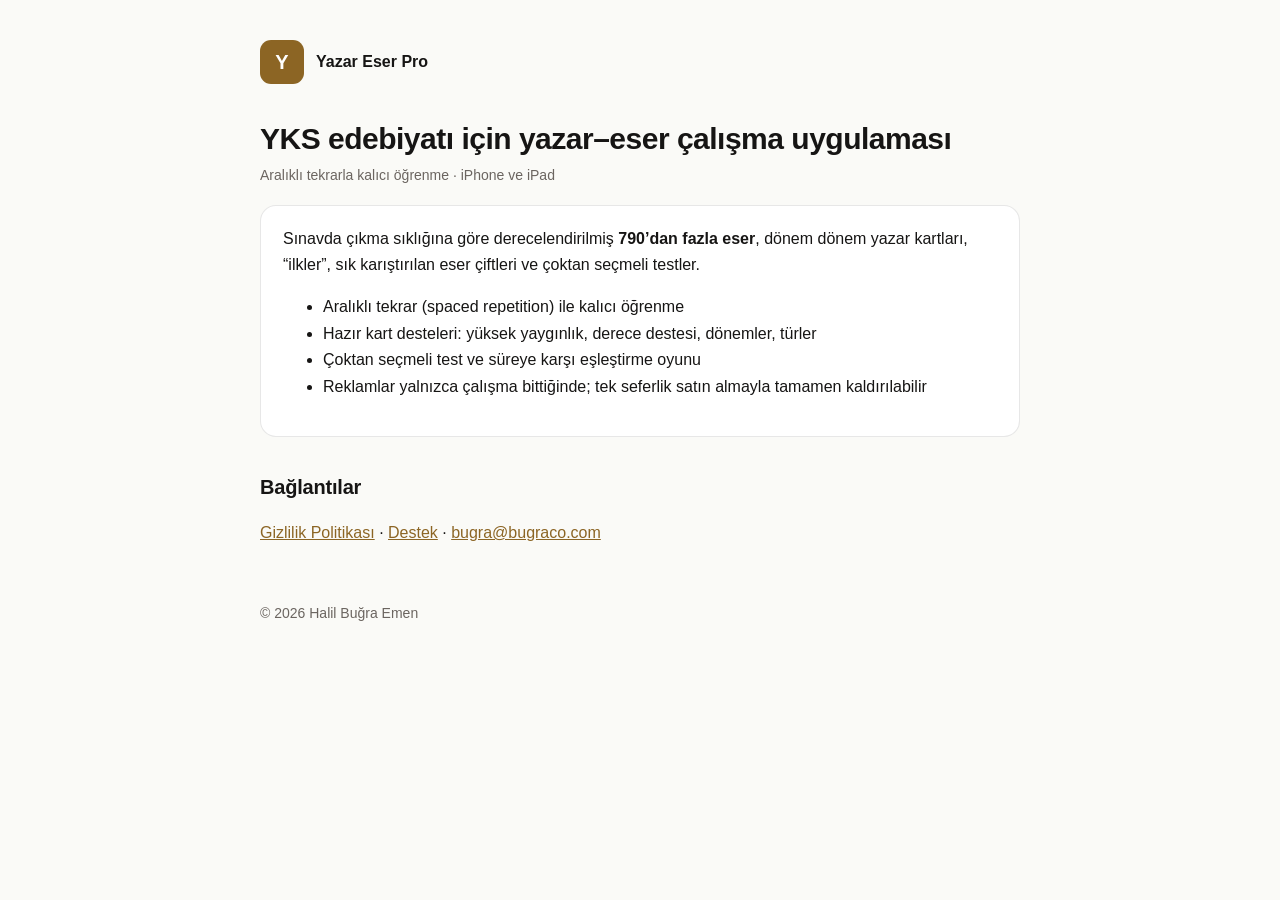
<file: index.html>
<!doctype html>
<html lang="tr">
<head>
<meta charset="utf-8">
<meta name="viewport" content="width=device-width, initial-scale=1">
<title>Yazar Eser Pro</title>
<link rel="stylesheet" href="stil.css">
</head>
<body>
<div class="sar">
<header>
  <span class="logo"><span class="rozet">Y</span><strong>Yazar Eser Pro</strong></span>
</header>

<h1>YKS edebiyatı için yazar–eser çalışma uygulaması</h1>
<p class="ust">Aralıklı tekrarla kalıcı öğrenme · iPhone ve iPad</p>

<div class="kart">
  <p style="margin-top:0">Sınavda çıkma sıklığına göre derecelendirilmiş <strong>790’dan fazla eser</strong>, dönem dönem yazar kartları, “ilkler”, sık karıştırılan eser çiftleri ve çoktan seçmeli testler.</p>
  <ul>
    <li>Aralıklı tekrar (spaced repetition) ile kalıcı öğrenme</li>
    <li>Hazır kart desteleri: yüksek yaygınlık, derece destesi, dönemler, türler</li>
    <li>Çoktan seçmeli test ve süreye karşı eşleştirme oyunu</li>
    <li>Reklamlar yalnızca çalışma bittiğinde; tek seferlik satın almayla tamamen kaldırılabilir</li>
  </ul>
</div>

<h2>Bağlantılar</h2>
<p><a href="gizlilik.html">Gizlilik Politikası</a> · <a href="destek.html">Destek</a> · <a href="mailto:bugra@bugraco.com">bugra@bugraco.com</a></p>

<footer>© 2026 Halil Buğra Emen</footer>
</div>
</body>
</html>
</file>
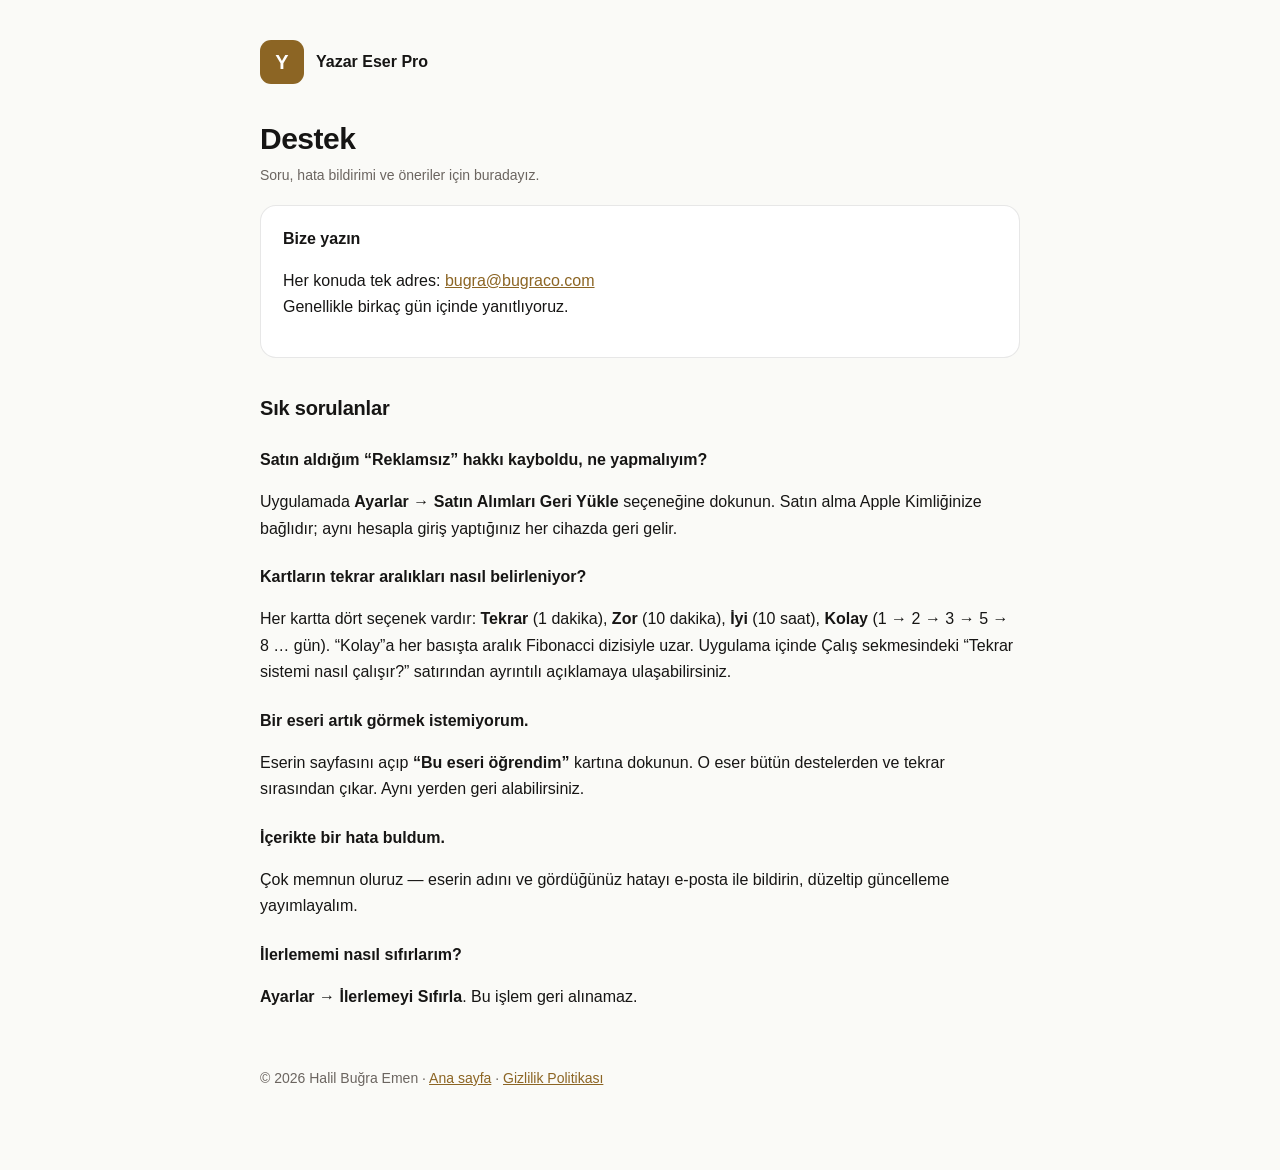
<file: destek.html>
<!doctype html>
<html lang="tr">
<head>
<meta charset="utf-8">
<meta name="viewport" content="width=device-width, initial-scale=1">
<title>Destek — Yazar Eser Pro</title>
<link rel="stylesheet" href="stil.css">
</head>
<body>
<div class="sar">
<header>
  <a class="logo" href="index.html"><span class="rozet">Y</span><strong>Yazar Eser Pro</strong></a>
</header>

<h1>Destek</h1>
<p class="ust">Soru, hata bildirimi ve öneriler için buradayız.</p>

<div class="kart">
  <h3 style="margin-top:0">Bize yazın</h3>
  <p>Her konuda tek adres: <a href="mailto:bugra@bugraco.com">bugra@bugraco.com</a><br>
  Genellikle birkaç gün içinde yanıtlıyoruz.</p>
</div>

<h2>Sık sorulanlar</h2>

<h3>Satın aldığım “Reklamsız” hakkı kayboldu, ne yapmalıyım?</h3>
<p>Uygulamada <strong>Ayarlar → Satın Alımları Geri Yükle</strong> seçeneğine dokunun. Satın alma Apple Kimliğinize bağlıdır; aynı hesapla giriş yaptığınız her cihazda geri gelir.</p>

<h3>Kartların tekrar aralıkları nasıl belirleniyor?</h3>
<p>Her kartta dört seçenek vardır: <strong>Tekrar</strong> (1 dakika), <strong>Zor</strong> (10 dakika), <strong>İyi</strong> (10 saat), <strong>Kolay</strong> (1 → 2 → 3 → 5 → 8 … gün). “Kolay”a her basışta aralık Fibonacci dizisiyle uzar. Uygulama içinde Çalış sekmesindeki “Tekrar sistemi nasıl çalışır?” satırından ayrıntılı açıklamaya ulaşabilirsiniz.</p>

<h3>Bir eseri artık görmek istemiyorum.</h3>
<p>Eserin sayfasını açıp <strong>“Bu eseri öğrendim”</strong> kartına dokunun. O eser bütün destelerden ve tekrar sırasından çıkar. Aynı yerden geri alabilirsiniz.</p>

<h3>İçerikte bir hata buldum.</h3>
<p>Çok memnun oluruz — eserin adını ve gördüğünüz hatayı e-posta ile bildirin, düzeltip güncelleme yayımlayalım.</p>

<h3>İlerlememi nasıl sıfırlarım?</h3>
<p><strong>Ayarlar → İlerlemeyi Sıfırla</strong>. Bu işlem geri alınamaz.</p>

<footer>© 2026 Halil Buğra Emen · <a href="index.html">Ana sayfa</a> · <a href="gizlilik.html">Gizlilik Politikası</a></footer>
</div>
</body>
</html>
</file>
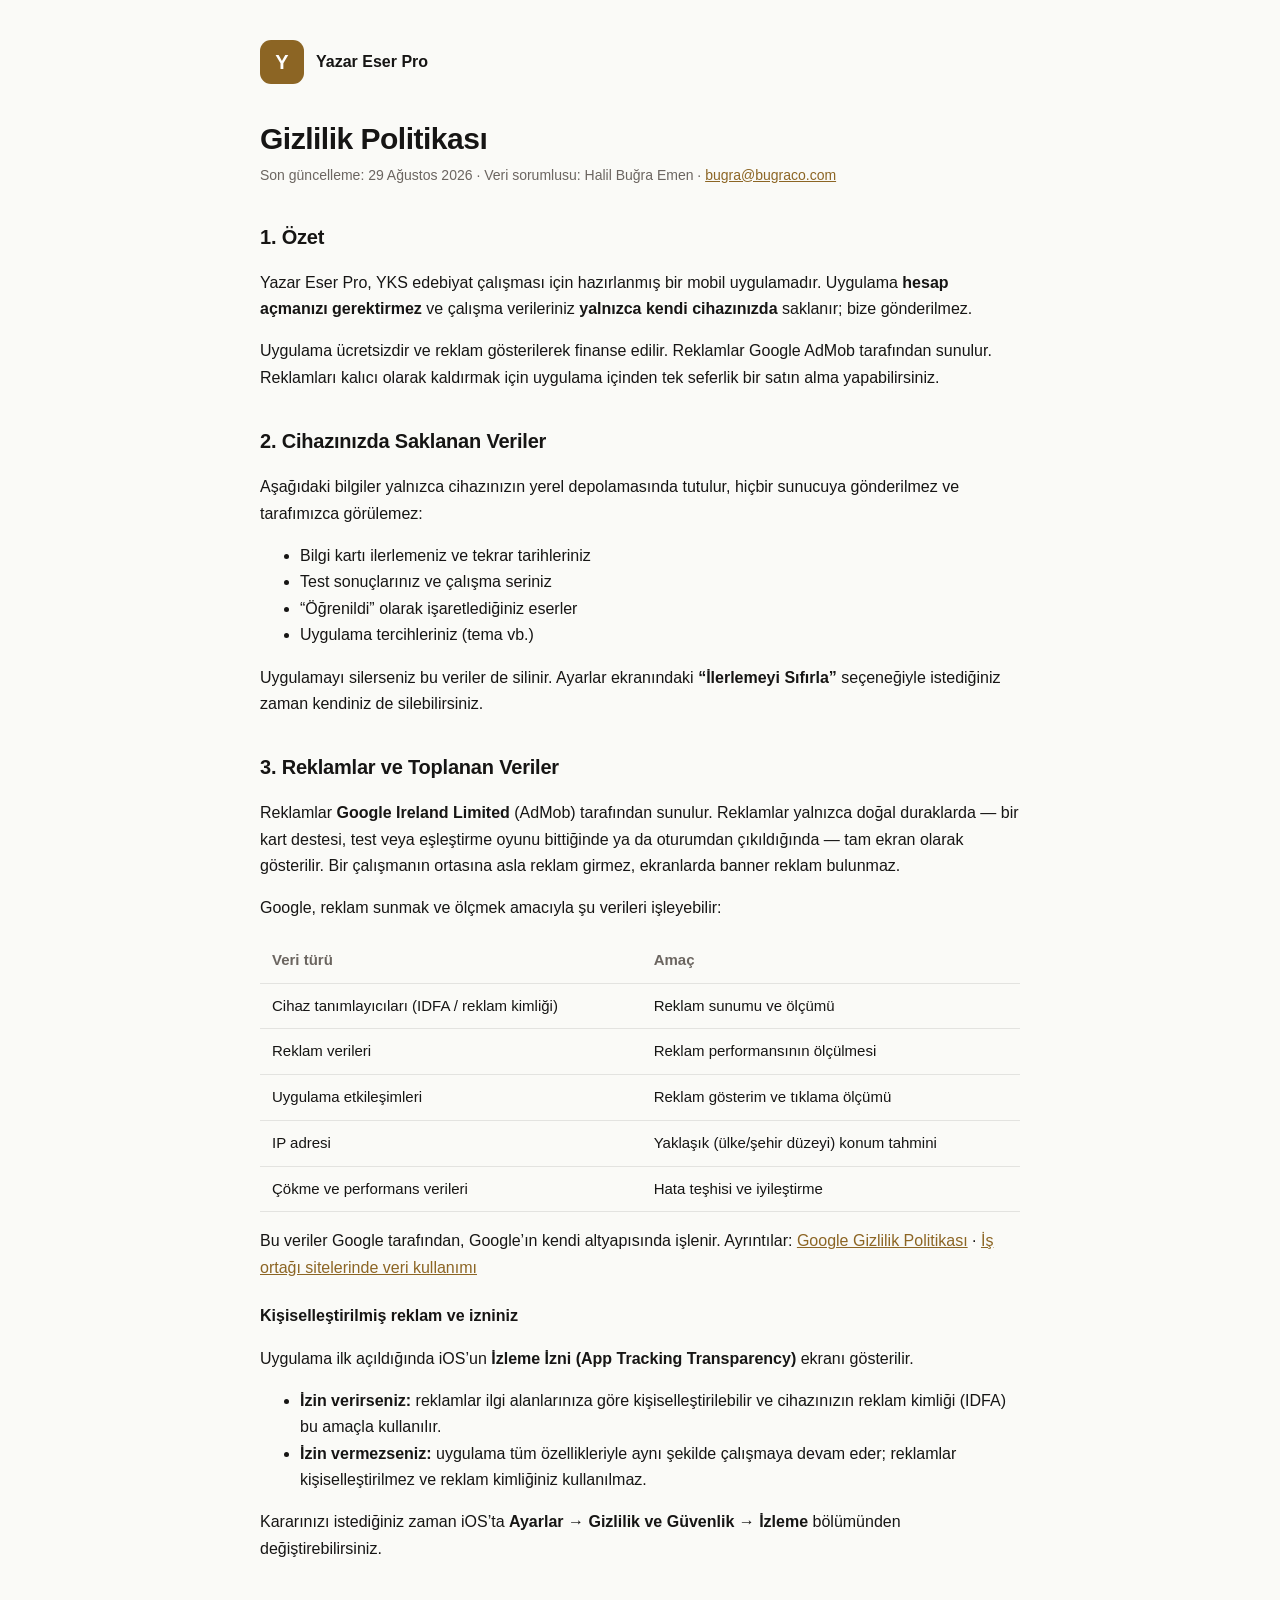
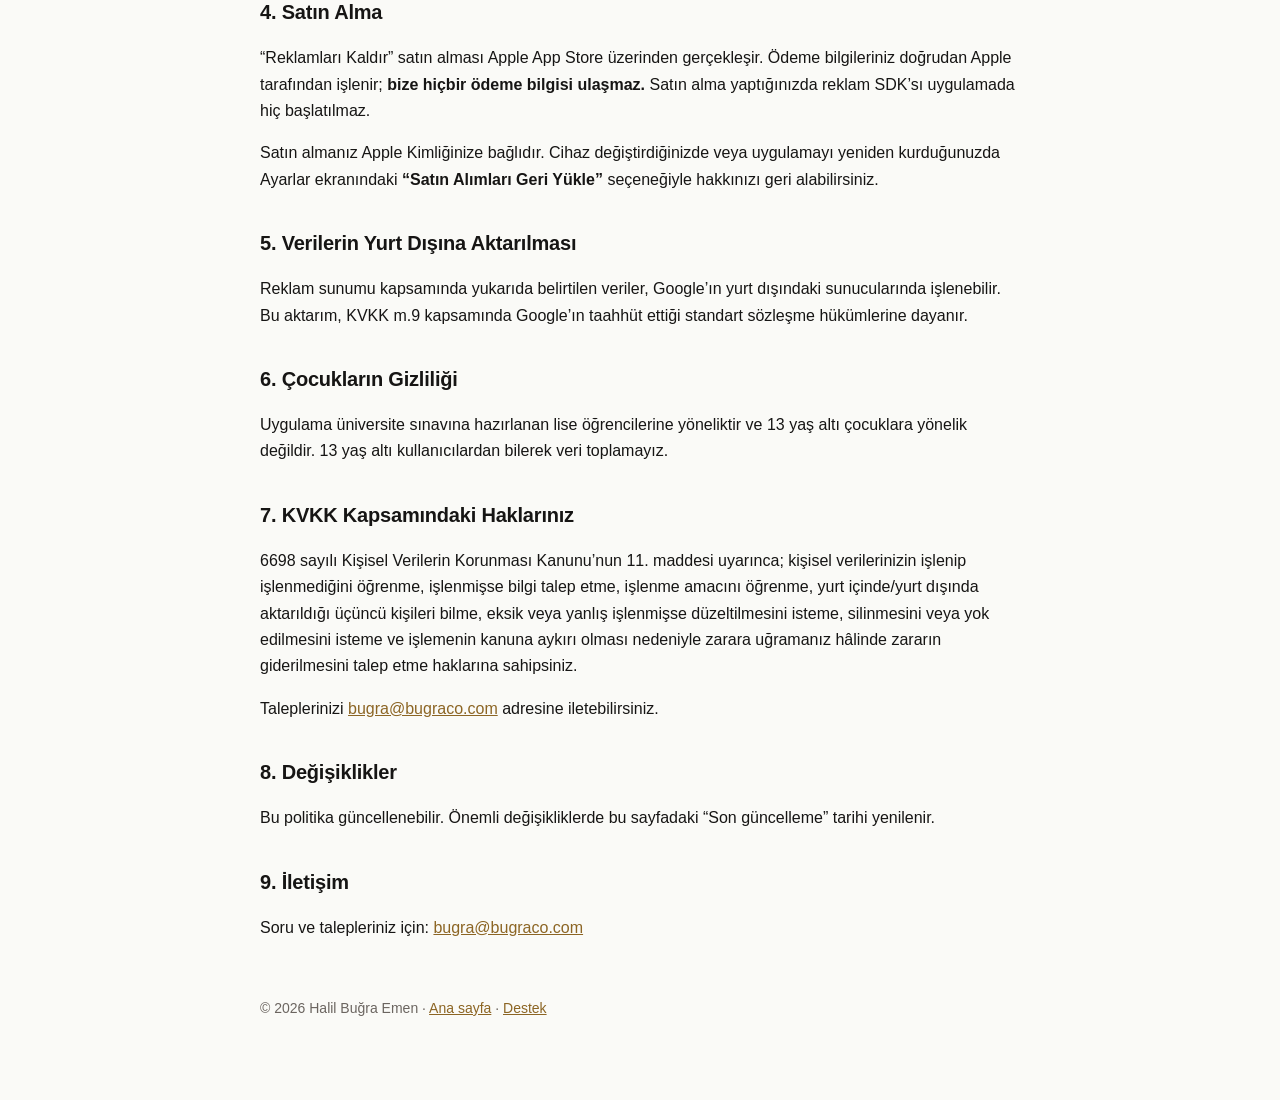
<file: gizlilik.html>
<!doctype html>
<html lang="tr">
<head>
<meta charset="utf-8">
<meta name="viewport" content="width=device-width, initial-scale=1">
<title>Gizlilik Politikası — Yazar Eser Pro</title>
<link rel="stylesheet" href="stil.css">
</head>
<body>
<div class="sar">
<header>
  <a class="logo" href="index.html"><span class="rozet">Y</span><strong>Yazar Eser Pro</strong></a>
</header>

<h1>Gizlilik Politikası</h1>
<p class="ust">Son güncelleme: 29 Ağustos 2026 · Veri sorumlusu: Halil Buğra Emen · <a href="mailto:bugra@bugraco.com">bugra@bugraco.com</a></p>

<h2>1. Özet</h2>
<p>Yazar Eser Pro, YKS edebiyat çalışması için hazırlanmış bir mobil uygulamadır. Uygulama <strong>hesap açmanızı gerektirmez</strong> ve çalışma verileriniz <strong>yalnızca kendi cihazınızda</strong> saklanır; bize gönderilmez.</p>
<p>Uygulama ücretsizdir ve reklam gösterilerek finanse edilir. Reklamlar Google AdMob tarafından sunulur. Reklamları kalıcı olarak kaldırmak için uygulama içinden tek seferlik bir satın alma yapabilirsiniz.</p>

<h2>2. Cihazınızda Saklanan Veriler</h2>
<p>Aşağıdaki bilgiler yalnızca cihazınızın yerel depolamasında tutulur, hiçbir sunucuya gönderilmez ve tarafımızca görülemez:</p>
<ul>
  <li>Bilgi kartı ilerlemeniz ve tekrar tarihleriniz</li>
  <li>Test sonuçlarınız ve çalışma seriniz</li>
  <li>“Öğrenildi” olarak işaretlediğiniz eserler</li>
  <li>Uygulama tercihleriniz (tema vb.)</li>
</ul>
<p>Uygulamayı silerseniz bu veriler de silinir. Ayarlar ekranındaki <strong>“İlerlemeyi Sıfırla”</strong> seçeneğiyle istediğiniz zaman kendiniz de silebilirsiniz.</p>

<h2>3. Reklamlar ve Toplanan Veriler</h2>
<p>Reklamlar <strong>Google Ireland Limited</strong> (AdMob) tarafından sunulur. Reklamlar yalnızca doğal duraklarda — bir kart destesi, test veya eşleştirme oyunu bittiğinde ya da oturumdan çıkıldığında — tam ekran olarak gösterilir. Bir çalışmanın ortasına asla reklam girmez, ekranlarda banner reklam bulunmaz.</p>
<p>Google, reklam sunmak ve ölçmek amacıyla şu verileri işleyebilir:</p>
<table>
  <tr><th>Veri türü</th><th>Amaç</th></tr>
  <tr><td>Cihaz tanımlayıcıları (IDFA / reklam kimliği)</td><td>Reklam sunumu ve ölçümü</td></tr>
  <tr><td>Reklam verileri</td><td>Reklam performansının ölçülmesi</td></tr>
  <tr><td>Uygulama etkileşimleri</td><td>Reklam gösterim ve tıklama ölçümü</td></tr>
  <tr><td>IP adresi</td><td>Yaklaşık (ülke/şehir düzeyi) konum tahmini</td></tr>
  <tr><td>Çökme ve performans verileri</td><td>Hata teşhisi ve iyileştirme</td></tr>
</table>
<p>Bu veriler Google tarafından, Google’ın kendi altyapısında işlenir. Ayrıntılar:
  <a href="https://policies.google.com/privacy">Google Gizlilik Politikası</a> ·
  <a href="https://policies.google.com/technologies/partner-sites">İş ortağı sitelerinde veri kullanımı</a>
</p>

<h3>Kişiselleştirilmiş reklam ve izniniz</h3>
<p>Uygulama ilk açıldığında iOS’un <strong>İzleme İzni (App Tracking Transparency)</strong> ekranı gösterilir.</p>
<ul>
  <li><strong>İzin verirseniz:</strong> reklamlar ilgi alanlarınıza göre kişiselleştirilebilir ve cihazınızın reklam kimliği (IDFA) bu amaçla kullanılır.</li>
  <li><strong>İzin vermezseniz:</strong> uygulama tüm özellikleriyle aynı şekilde çalışmaya devam eder; reklamlar kişiselleştirilmez ve reklam kimliğiniz kullanılmaz.</li>
</ul>
<p>Kararınızı istediğiniz zaman iOS’ta <strong>Ayarlar → Gizlilik ve Güvenlik → İzleme</strong> bölümünden değiştirebilirsiniz.</p>

<h2>4. Satın Alma</h2>
<p>“Reklamları Kaldır” satın alması Apple App Store üzerinden gerçekleşir. Ödeme bilgileriniz doğrudan Apple tarafından işlenir; <strong>bize hiçbir ödeme bilgisi ulaşmaz.</strong> Satın alma yaptığınızda reklam SDK’sı uygulamada hiç başlatılmaz.</p>
<p>Satın almanız Apple Kimliğinize bağlıdır. Cihaz değiştirdiğinizde veya uygulamayı yeniden kurduğunuzda Ayarlar ekranındaki <strong>“Satın Alımları Geri Yükle”</strong> seçeneğiyle hakkınızı geri alabilirsiniz.</p>

<h2>5. Verilerin Yurt Dışına Aktarılması</h2>
<p>Reklam sunumu kapsamında yukarıda belirtilen veriler, Google’ın yurt dışındaki sunucularında işlenebilir. Bu aktarım, KVKK m.9 kapsamında Google’ın taahhüt ettiği standart sözleşme hükümlerine dayanır.</p>

<h2>6. Çocukların Gizliliği</h2>
<p>Uygulama üniversite sınavına hazırlanan lise öğrencilerine yöneliktir ve 13 yaş altı çocuklara yönelik değildir. 13 yaş altı kullanıcılardan bilerek veri toplamayız.</p>

<h2>7. KVKK Kapsamındaki Haklarınız</h2>
<p>6698 sayılı Kişisel Verilerin Korunması Kanunu’nun 11. maddesi uyarınca; kişisel verilerinizin işlenip işlenmediğini öğrenme, işlenmişse bilgi talep etme, işlenme amacını öğrenme, yurt içinde/yurt dışında aktarıldığı üçüncü kişileri bilme, eksik veya yanlış işlenmişse düzeltilmesini isteme, silinmesini veya yok edilmesini isteme ve işlemenin kanuna aykırı olması nedeniyle zarara uğramanız hâlinde zararın giderilmesini talep etme haklarına sahipsiniz.</p>
<p>Taleplerinizi <a href="mailto:bugra@bugraco.com">bugra@bugraco.com</a> adresine iletebilirsiniz.</p>

<h2>8. Değişiklikler</h2>
<p>Bu politika güncellenebilir. Önemli değişikliklerde bu sayfadaki “Son güncelleme” tarihi yenilenir.</p>

<h2>9. İletişim</h2>
<p>Soru ve talepleriniz için: <a href="mailto:bugra@bugraco.com">bugra@bugraco.com</a></p>

<footer>© 2026 Halil Buğra Emen · <a href="index.html">Ana sayfa</a> · <a href="destek.html">Destek</a></footer>
</div>
</body>
</html>
</file>
<file: stil.css>
:root {
  --bg: #FAFAF7;
  --card: #FFFFFF;
  --text: #161514;
  --muted: #6B6560;
  --primary: #8C6524;
  --border: rgba(22, 21, 20, 0.10);
}
@media (prefers-color-scheme: dark) {
  :root {
    --bg: #141311;
    --card: #1D1B19;
    --text: #F2EFE9;
    --muted: #9C948C;
    --primary: #C9A15A;
    --border: rgba(255, 255, 255, 0.12);
  }
}
* { box-sizing: border-box; }
body {
  margin: 0;
  padding: 40px 20px 80px;
  background: var(--bg);
  color: var(--text);
  font: 16px/1.65 -apple-system, BlinkMacSystemFont, "Segoe UI", Roboto, sans-serif;
}
.sar { max-width: 760px; margin: 0 auto; }
header { margin-bottom: 36px; }
.logo {
  display: inline-flex; align-items: center; gap: 12px;
  text-decoration: none; color: inherit;
}
.rozet {
  width: 44px; height: 44px; border-radius: 11px;
  background: var(--primary); color: #fff;
  display: grid; place-items: center;
  font-weight: 700; font-size: 20px;
}
h1 { font-size: 30px; line-height: 1.25; letter-spacing: -0.5px; margin: 24px 0 6px; }
h2 { font-size: 20px; margin: 34px 0 10px; letter-spacing: -0.2px; }
h3 { font-size: 16px; margin: 22px 0 6px; }
p, li { color: var(--text); }
.ust { color: var(--muted); font-size: 14px; margin: 0; }
a { color: var(--primary); }
table { width: 100%; border-collapse: collapse; margin: 14px 0; font-size: 15px; }
th, td { text-align: left; padding: 10px 12px; border-bottom: 1px solid var(--border); }
th { color: var(--muted); font-weight: 600; }
.kart {
  background: var(--card); border: 1px solid var(--border);
  border-radius: 16px; padding: 20px 22px; margin: 18px 0;
}
footer { margin-top: 56px; color: var(--muted); font-size: 14px; }
</file>
